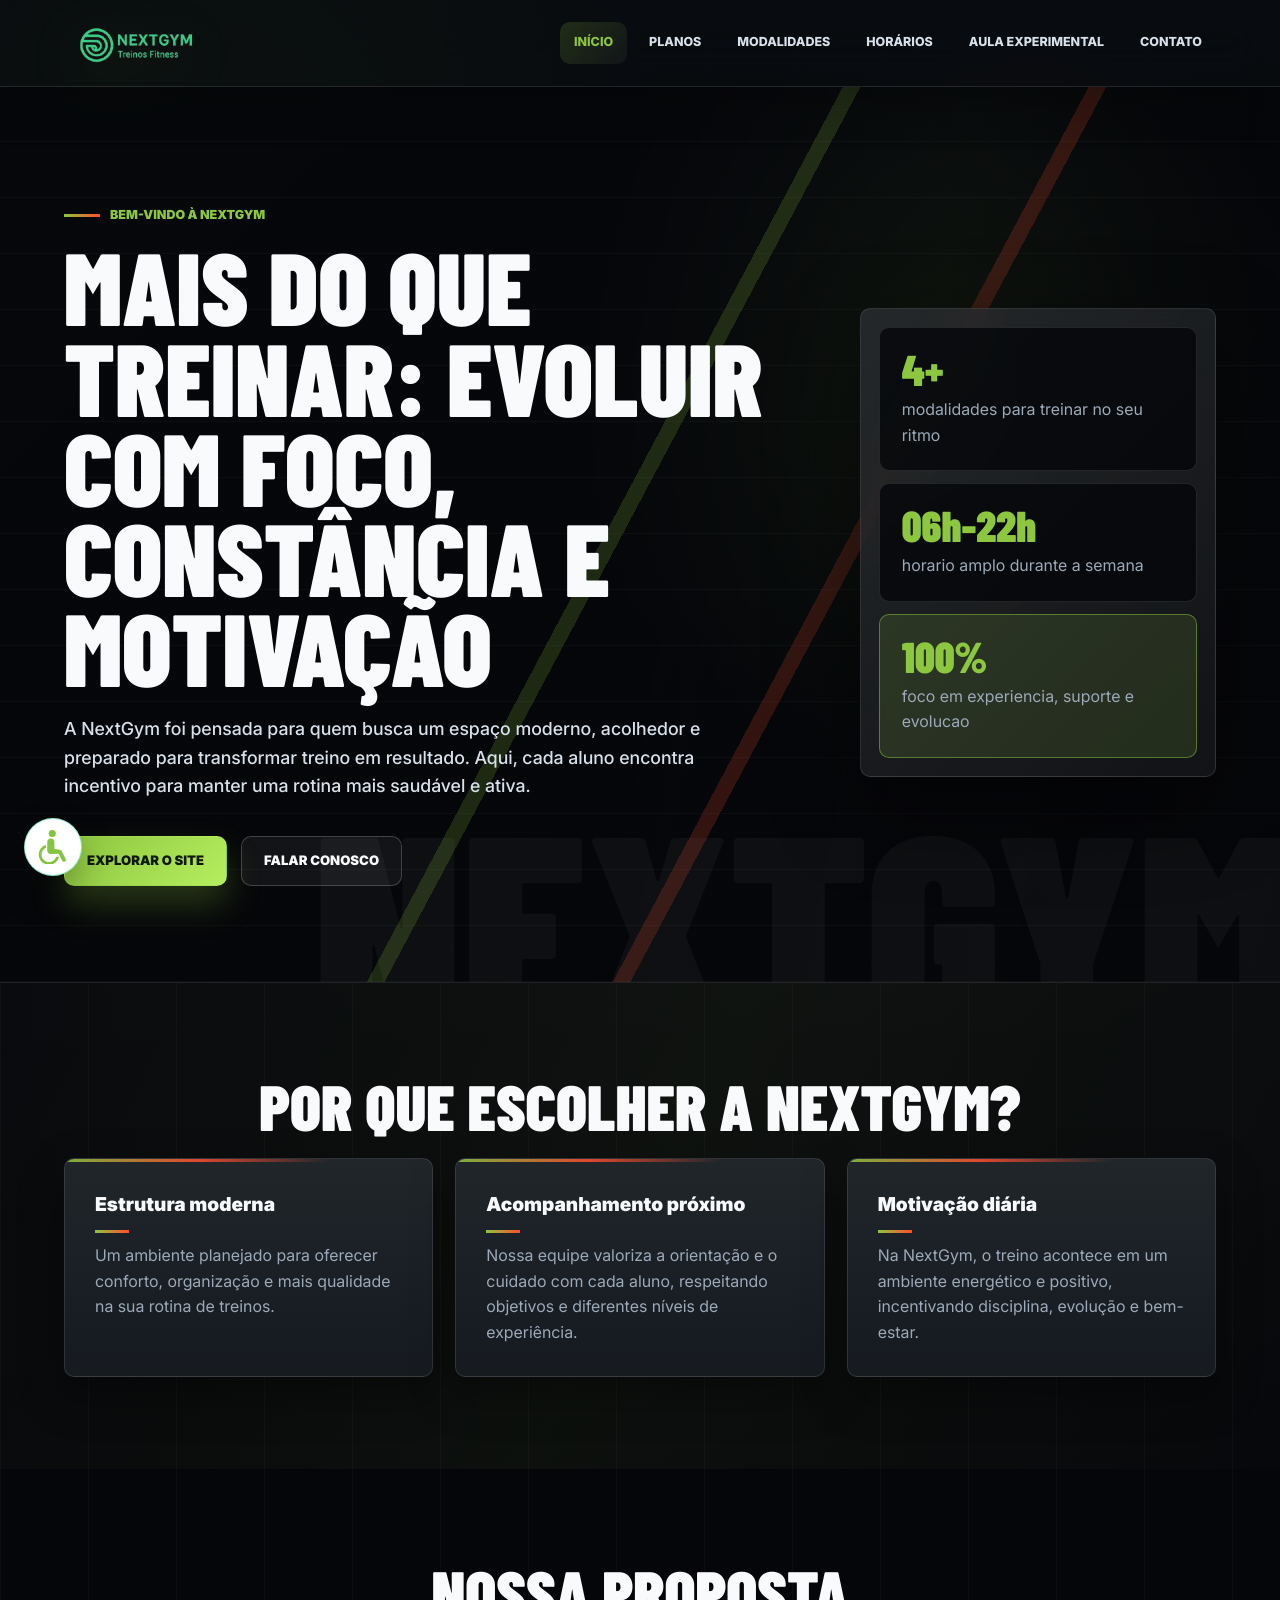
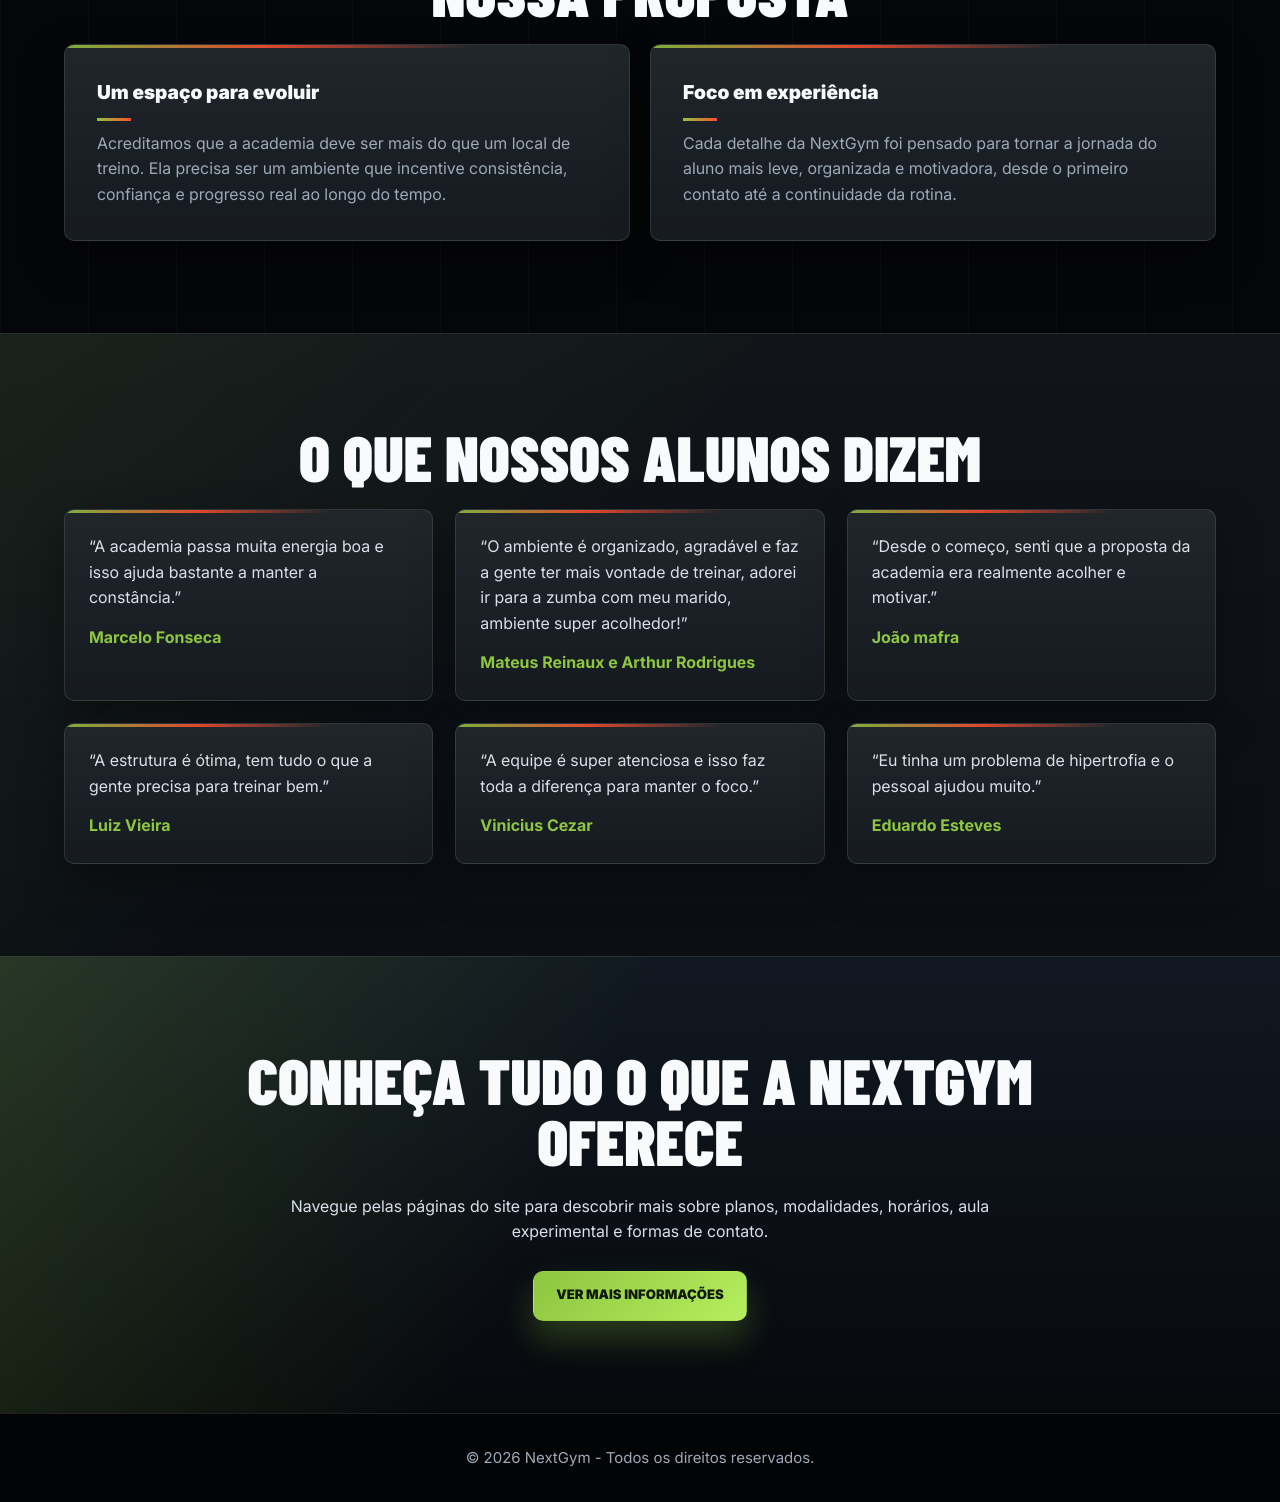
<file: index.html>
<!DOCTYPE html>
<html lang="pt-BR">
<head>
  <meta charset="UTF-8" />
  <meta name="viewport" content="width=device-width, initial-scale=1.0" />
  <title>NextGym | Início</title>
  <link rel="stylesheet" href="css/style.css" />
</head>
<body>
  <a class="skip-link" href="#conteudo">Pular para o conteudo principal</a>
  <header class="header">
    <div class="container nav">
      <h1 class="logo">
        <a href="index.html" aria-label="Ir para o início">
          <img src="img/logo-nextgym.png" alt="NextGym Treinos Fitness" />
        </a>
      </h1>

      <button class="menu-toggle" id="menuToggle" aria-label="Abrir menu" aria-controls="navMenu" aria-expanded="false">☰</button>

      <nav id="navMenu" aria-label="Menu principal">
        <ul class="nav-list">
          <li><a href="index.html">Início</a></li>
          <li><a href="planos.html">Planos</a></li>
          <li><a href="modalidades.html">Modalidades</a></li>
          <li><a href="horarios.html">Horários</a></li>
          <li><a href="aula.html">Aula Experimental</a></li>
          <li><a href="contato.html">Contato</a></li>
        </ul>
      </nav>
    </div>
  </header>

  <main id="conteudo">
    <section class="hero">
      <div class="container hero-content">
        <div>
          <p class="tag">Bem-vindo à NextGym</p>
          <h2>Mais do que treinar: evoluir com foco, constância e motivação</h2>
          <p class="hero-text">
            A NextGym foi pensada para quem busca um espaço moderno, acolhedor
            e preparado para transformar treino em resultado. Aqui, cada aluno
            encontra incentivo para manter uma rotina mais saudável e ativa.
          </p>
          <div class="hero-buttons">
            <a href="modalidades.html" class="btn primary">Explorar o site</a>
            <a href="contato.html" class="btn secondary">Falar conosco</a>
          </div>
        </div>
        <aside class="hero-panel" aria-label="Destaques da NextGym">
          <div class="metric-card">
            <span>4+</span>
            <p>modalidades para treinar no seu ritmo</p>
          </div>
          <div class="metric-card">
            <span>06h-22h</span>
            <p>horario amplo durante a semana</p>
          </div>
          <div class="metric-card accent">
            <span>100%</span>
            <p>foco em experiencia, suporte e evolucao</p>
          </div>
        </aside>
      </div>
    </section>

    <section class="benefits">
      <div class="container">
        <h2 class="section-title">Por que escolher a NextGym?</h2>
        <div class="cards">
          <article class="card">
            <h3>Estrutura moderna</h3>
            <p>
              Um ambiente planejado para oferecer conforto, organização
              e mais qualidade na sua rotina de treinos.
            </p>
          </article>

          <article class="card">
            <h3>Acompanhamento próximo</h3>
            <p>
              Nossa equipe valoriza a orientação e o cuidado com cada aluno,
              respeitando objetivos e diferentes níveis de experiência.
            </p>
          </article>

          <article class="card">
            <h3>Motivação diária</h3>
            <p>
              Na NextGym, o treino acontece em um ambiente energético e positivo,
              incentivando disciplina, evolução e bem-estar.
            </p>
          </article>
        </div>
      </div>
    </section>

    <section>
      <div class="container">
        <h2 class="section-title">Nossa proposta</h2>
        <div class="info-grid">
          <div class="highlight-box">
            <h3>Um espaço para evoluir</h3>
            <p>
              Acreditamos que a academia deve ser mais do que um local de treino.
              Ela precisa ser um ambiente que incentive consistência, confiança
              e progresso real ao longo do tempo.
            </p>
          </div>

          <div class="highlight-box">
            <h3>Foco em experiência</h3>
            <p>
              Cada detalhe da NextGym foi pensado para tornar a jornada do aluno
              mais leve, organizada e motivadora, desde o primeiro contato até a
              continuidade da rotina.
            </p>
          </div>
        </div>
      </div>
    </section>

    <section class="testimonials">
      <div class="container">
        <h2 class="section-title">O que nossos alunos dizem</h2>
        <div class="cards">
          <article class="testimonial-card">
            <p>
              “A academia passa muita energia boa e isso ajuda bastante a manter a constância.”
            </p>
            <strong>Marcelo Fonseca</strong>
          </article>

          <article class="testimonial-card">
            <p>
              “O ambiente é organizado, agradável e faz a gente ter mais vontade de treinar, adorei ir para a zumba com meu marido, ambiente super acolhedor!”
            </p>
            <strong>Mateus Reinaux e Arthur Rodrigues</strong>
          </article>

          <article class="testimonial-card">
            <p>
              “Desde o começo, senti que a proposta da academia era realmente acolher e motivar.”
            </p>
            <strong>João mafra</strong>
          </article>

          <article class="testimonial-card">
            <p>
              “A estrutura é ótima, tem tudo o que a gente precisa para treinar bem.”
            </p>
            <strong>Luiz Vieira</strong>
          </article>

          <article class="testimonial-card">
            <p>
              “A equipe é super atenciosa e isso faz toda a diferença para manter o foco.”
            </p>
            <strong>Vinicius Cezar</strong>
          </article>


          <article class="testimonial-card">
            <p>
              “Eu tinha um problema de hipertrofia e o pessoal ajudou muito.”
            </p>
            <strong>Eduardo Esteves</strong>
          </article>
        </div>
      </div>
    </section>

    <section class="cta-section">
      <div class="container">
        <h2 class="section-title">Conheça tudo o que a NextGym oferece</h2>
        <p>
          Navegue pelas páginas do site para descobrir mais sobre planos,
          modalidades, horários, aula experimental e formas de contato.
        </p>
        <a href="planos.html" class="btn primary">Ver mais informações</a>
      </div>
    </section>
  </main>

  <footer class="footer">
    <div class="container">
      <p>© 2026 NextGym - Todos os direitos reservados.</p>
    </div>
  </footer>

  <div vw class="enabled">
    <div vw-access-button class="active"></div>
    <div vw-plugin-wrapper>
      <div class="vw-plugin-top-wrapper"></div>
    </div>
  </div>
  <script src="https://vlibras.gov.br/app/vlibras-plugin.js"></script>
  <script>
    if (window.VLibras) {
      new window.VLibras.Widget("https://vlibras.gov.br/app");
    }
  </script>
  <script src="js/script.js"></script>
</body>
</html>
</file>
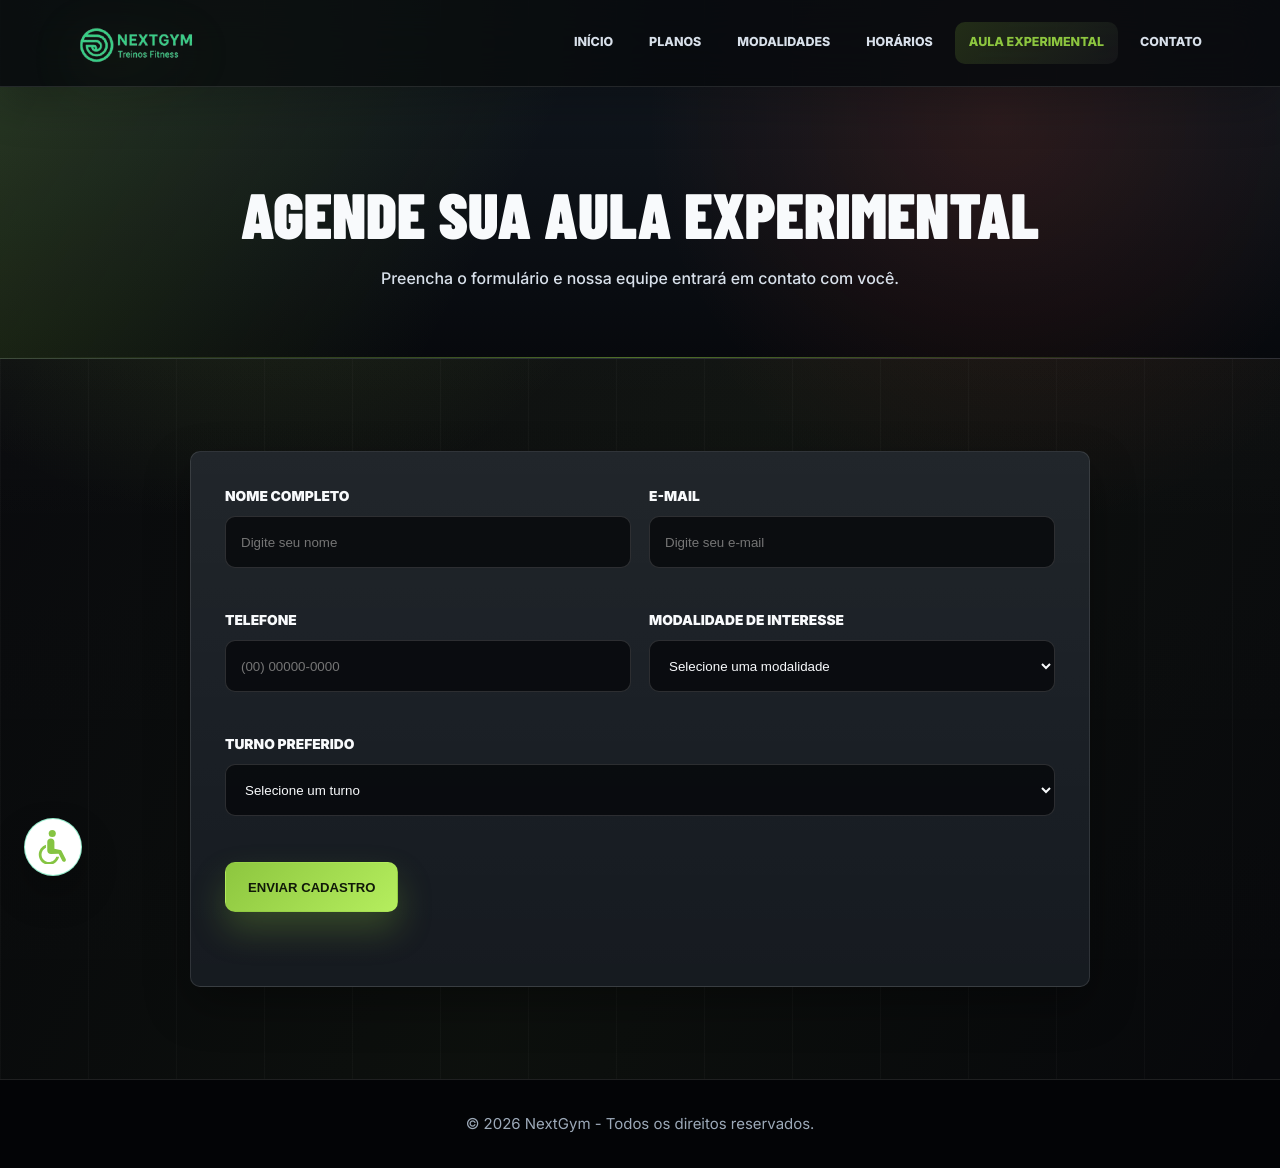
<file: aula.html>
<!DOCTYPE html>
<html lang="pt-BR">
<head>
  <meta charset="UTF-8" />
  <meta name="viewport" content="width=device-width, initial-scale=1.0" />
  <title>NextGym | Aula Experimental</title>
  <link rel="stylesheet" href="css/style.css" />
</head>
<body>
  <a class="skip-link" href="#conteudo">Pular para o conteudo principal</a>
  <header class="header">
    <div class="container nav">
      <h1 class="logo">
        <a href="index.html"><img src="img/logo-nextgym.png" alt="NextGym Treinos Fitness" /></a>
      </h1>
      <button class="menu-toggle" id="menuToggle" aria-label="Abrir menu" aria-controls="navMenu" aria-expanded="false">☰</button>
      <nav id="navMenu" aria-label="Menu principal">
        <ul class="nav-list">
          <li><a href="index.html">Início</a></li>
          <li><a href="planos.html">Planos</a></li>
          <li><a href="modalidades.html">Modalidades</a></li>
          <li><a href="horarios.html">Horários</a></li>
          <li><a href="aula.html">Aula Experimental</a></li>
          <li><a href="contato.html">Contato</a></li>
        </ul>
      </nav>
    </div>
  </header>

  <main id="conteudo">
    <section class="page-hero">
      <div class="container">
        <h2 class="section-title">Agende sua aula experimental</h2>
        <p>Preencha o formulário e nossa equipe entrará em contato com você.</p>
      </div>
    </section>

    <section class="trial">
      <div class="container">
        <form id="trialForm" novalidate>
          <div class="form-grid">
            <div class="form-group">
              <label for="name">Nome completo</label>
              <input type="text" id="name" name="name" placeholder="Digite seu nome" aria-describedby="nameError" aria-invalid="false" autocomplete="name" />
              <small class="error-message" id="nameError"></small>
            </div>

            <div class="form-group">
              <label for="email">E-mail</label>
              <input type="email" id="email" name="email" placeholder="Digite seu e-mail" aria-describedby="emailError" aria-invalid="false" autocomplete="email" />
              <small class="error-message" id="emailError"></small>
            </div>

            <div class="form-group">
              <label for="phone">Telefone</label>
              <input type="tel" id="phone" name="phone" placeholder="(00) 00000-0000" aria-describedby="phoneError" aria-invalid="false" autocomplete="tel" />
              <small class="error-message" id="phoneError"></small>
            </div>

            <div class="form-group">
              <label for="modality">Modalidade de interesse</label>
              <select id="modality" name="modality" aria-describedby="modalityError" aria-invalid="false">
                <option value="">Selecione uma modalidade</option>
                <option value="Musculação">Musculação</option>
                <option value="Funcional">Funcional</option>
                <option value="Spinning">Spinning</option>
                <option value="Zumba">Zumba</option>
              </select>
              <small class="error-message" id="modalityError"></small>
            </div>

            <div class="form-group">
              <label for="shift">Turno preferido</label>
              <select id="shift" name="shift" aria-describedby="shiftError" aria-invalid="false">
                <option value="">Selecione um turno</option>
                <option value="Manhã">Manhã</option>
                <option value="Tarde">Tarde</option>
                <option value="Noite">Noite</option>
              </select>
              <small class="error-message" id="shiftError"></small>
            </div>
          </div>

          <button type="submit" class="btn primary submit-btn" id="submitBtn">
            Enviar cadastro
          </button>

          <p class="form-status" id="formStatus" aria-live="assertive"></p>
        </form>
      </div>
    </section>
  </main>

  <footer class="footer">
    <div class="container">
      <p>© 2026 NextGym - Todos os direitos reservados.</p>
    </div>
  </footer>

  <div vw class="enabled">
    <div vw-access-button class="active"></div>
    <div vw-plugin-wrapper>
      <div class="vw-plugin-top-wrapper"></div>
    </div>
  </div>
  <script src="https://vlibras.gov.br/app/vlibras-plugin.js"></script>
  <script>
    if (window.VLibras) {
      new window.VLibras.Widget("https://vlibras.gov.br/app");
    }
  </script>
  <script src="js/script.js"></script>
</body>
</html>
</file>
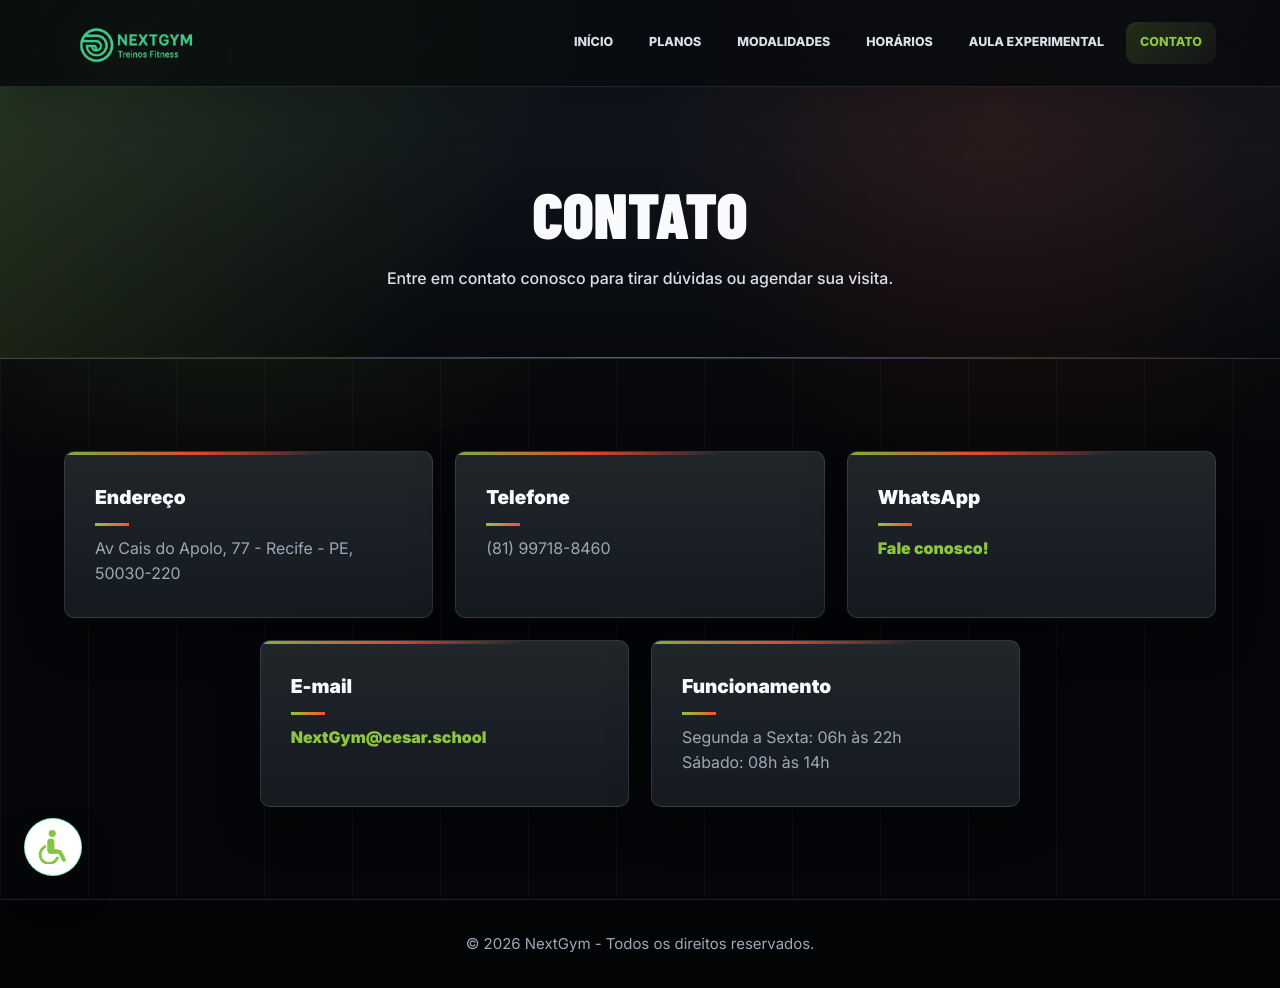
<file: contato.html>
<!DOCTYPE html>
<html lang="pt-BR">
<head>
  <meta charset="UTF-8" />
  <meta name="viewport" content="width=device-width, initial-scale=1.0" />
  <title>NextGym | Contato</title>
  <link rel="stylesheet" href="css/style.css" />
</head>
<body>
  <a class="skip-link" href="#conteudo">Pular para o conteudo principal</a>
  <header class="header">
    <div class="container nav">
      <h1 class="logo">
        <a href="index.html"><img src="img/logo-nextgym.png" alt="NextGym Treinos Fitness" /></a>
      </h1>
      <button class="menu-toggle" id="menuToggle" aria-label="Abrir menu" aria-controls="navMenu" aria-expanded="false">☰</button>
      <nav id="navMenu" aria-label="Menu principal">
        <ul class="nav-list">
          <li><a href="index.html">Início</a></li>
          <li><a href="planos.html">Planos</a></li>
          <li><a href="modalidades.html">Modalidades</a></li>
          <li><a href="horarios.html">Horários</a></li>
          <li><a href="aula.html">Aula Experimental</a></li>
          <li><a href="contato.html">Contato</a></li>
        </ul>
      </nav>
    </div>
  </header>

  <main id="conteudo">
    <section class="page-hero">
      <div class="container">
        <h2 class="section-title">Contato</h2>
        <p>Entre em contato conosco para tirar dúvidas ou agendar sua visita.</p>
      </div>
    </section>

    <section class="contact">
      <div class="container">
        <div class="cards">
          <article class="card">
            <h3>Endereço</h3>
            <p>Av Cais do Apolo, 77 - Recife - PE, 50030-220</p>
          </article>

          <article class="card">
            <h3>Telefone</h3>
            <p>(81) 99718-8460</p>
          </article>

          <article class="card">
            <h3>WhatsApp</h3>
            <p><a href="https://wa.me/5581997188460" target="_blank">Fale conosco!</a></p>
          </article>

          <article class="card">
            <h3>E-mail</h3>
            <p><a href="mailto:NextGym@cesar.school" target="_blank">NextGym@cesar.school</a></p>
          </article>
          <article class="card">
            <h3>Funcionamento</h3>
            <p>Segunda a Sexta: 06h às 22h<br>Sábado: 08h às 14h</p>
          </article>
        </div>
      </div>
    </section>
  </main>

  <footer class="footer">
    <div class="container">
      <p>© 2026 NextGym - Todos os direitos reservados.</p>
    </div>
  </footer>

  <div vw class="enabled">
    <div vw-access-button class="active"></div>
    <div vw-plugin-wrapper>
      <div class="vw-plugin-top-wrapper"></div>
    </div>
  </div>
  <script src="https://vlibras.gov.br/app/vlibras-plugin.js"></script>
  <script>
    if (window.VLibras) {
      new window.VLibras.Widget("https://vlibras.gov.br/app");
    }
  </script>
  <script src="js/script.js"></script>
</body>
</html>
</file>
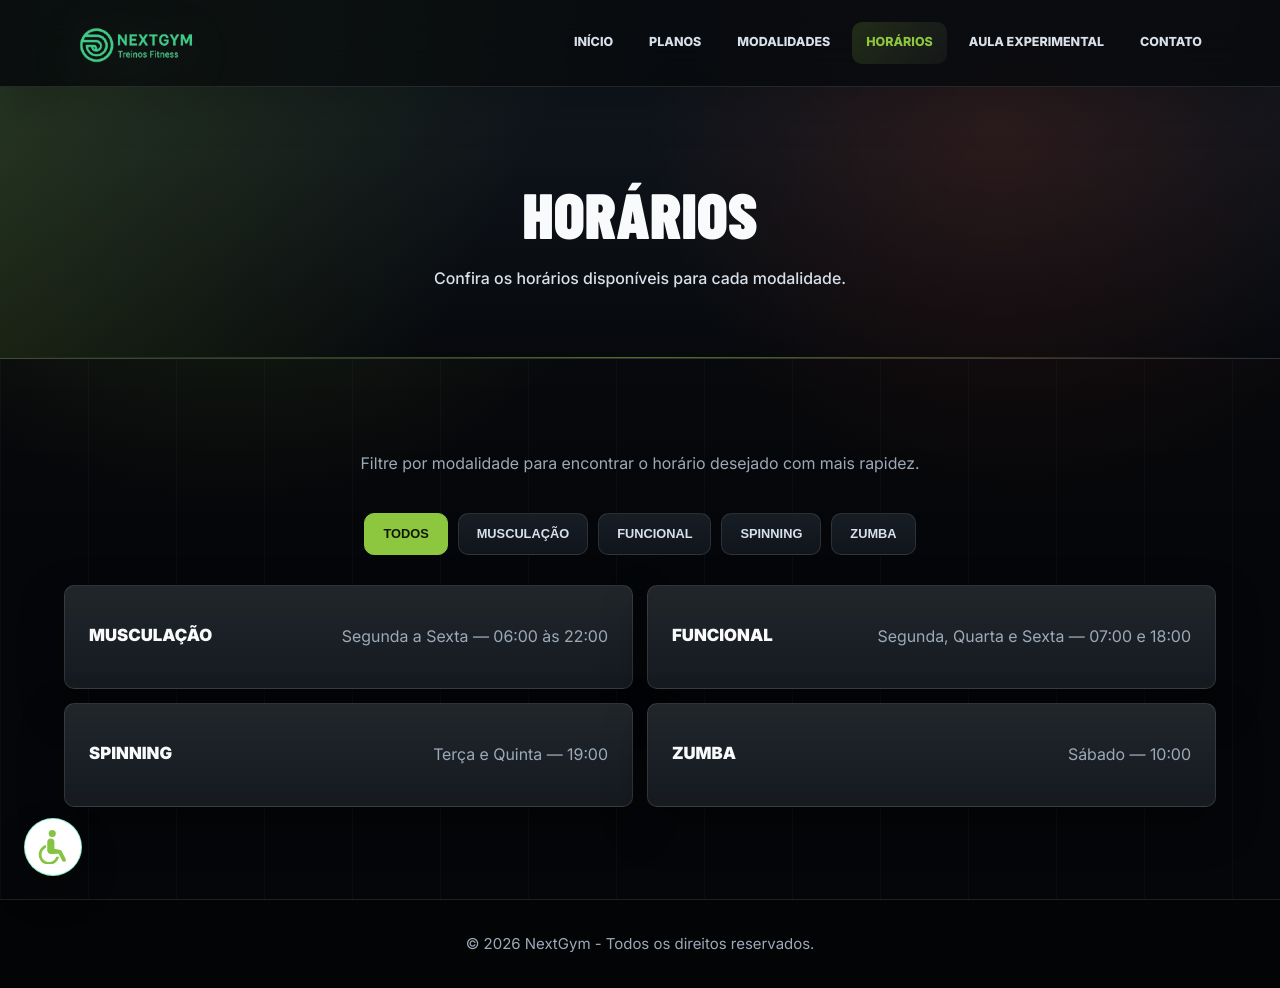
<file: horarios.html>
<!DOCTYPE html>
<html lang="pt-BR">
<head>
  <meta charset="UTF-8" />
  <meta name="viewport" content="width=device-width, initial-scale=1.0" />
  <title>NextGym | Horários</title>
  <link rel="stylesheet" href="css/style.css" />
</head>
<body>
  <a class="skip-link" href="#conteudo">Pular para o conteudo principal</a>
  <header class="header">
    <div class="container nav">
      <h1 class="logo">
        <a href="index.html"><img src="img/logo-nextgym.png" alt="NextGym Treinos Fitness" /></a>
      </h1>
      <button class="menu-toggle" id="menuToggle" aria-label="Abrir menu" aria-controls="navMenu" aria-expanded="false">☰</button>
      <nav id="navMenu" aria-label="Menu principal">
        <ul class="nav-list">
          <li><a href="index.html">Início</a></li>
          <li><a href="planos.html">Planos</a></li>
          <li><a href="modalidades.html">Modalidades</a></li>
          <li><a href="horarios.html">Horários</a></li>
          <li><a href="aula.html">Aula Experimental</a></li>
          <li><a href="contato.html">Contato</a></li>
        </ul>
      </nav>
    </div>
  </header>

  <main id="conteudo">
    <section class="page-hero">
      <div class="container">
        <h2 class="section-title">Horários</h2>
        <p>Confira os horários disponíveis para cada modalidade.</p>
      </div>
    </section>

    <section class="schedule">
      <div class="container">
        <p class="section-subtitle">
          Filtre por modalidade para encontrar o horário desejado com mais rapidez.
        </p>

        <div class="filters" role="group" aria-label="Filtrar horarios por modalidade">
          <button class="filter-btn active" data-filter="todos" aria-pressed="true">Todos</button>
          <button class="filter-btn" data-filter="musculacao" aria-pressed="false">Musculação</button>
          <button class="filter-btn" data-filter="funcional" aria-pressed="false">Funcional</button>
          <button class="filter-btn" data-filter="spinning" aria-pressed="false">Spinning</button>
          <button class="filter-btn" data-filter="zumba" aria-pressed="false">Zumba</button>
        </div>

        <div class="schedule-list" id="scheduleList">
          <div class="schedule-item" data-category="musculacao">
            <strong>Musculação</strong>
            <span>Segunda a Sexta — 06:00 às 22:00</span>
          </div>

          <div class="schedule-item" data-category="funcional">
            <strong>Funcional</strong>
            <span>Segunda, Quarta e Sexta — 07:00 e 18:00</span>
          </div>

          <div class="schedule-item" data-category="spinning">
            <strong>Spinning</strong>
            <span>Terça e Quinta — 19:00</span>
          </div>

          <div class="schedule-item" data-category="zumba">
            <strong>Zumba</strong>
            <span>Sábado — 10:00</span>
          </div>
        </div>

        <p class="empty-message hidden" id="emptyMessage">
          Nenhum horário encontrado para esse filtro.
        </p>
      </div>
    </section>
  </main>

  <footer class="footer">
    <div class="container">
      <p>© 2026 NextGym - Todos os direitos reservados.</p>
    </div>
  </footer>

  <div vw class="enabled">
    <div vw-access-button class="active"></div>
    <div vw-plugin-wrapper>
      <div class="vw-plugin-top-wrapper"></div>
    </div>
  </div>
  <script src="https://vlibras.gov.br/app/vlibras-plugin.js"></script>
  <script>
    if (window.VLibras) {
      new window.VLibras.Widget("https://vlibras.gov.br/app");
    }
  </script>
  <script src="js/script.js"></script>
</body>
</html>
</file>
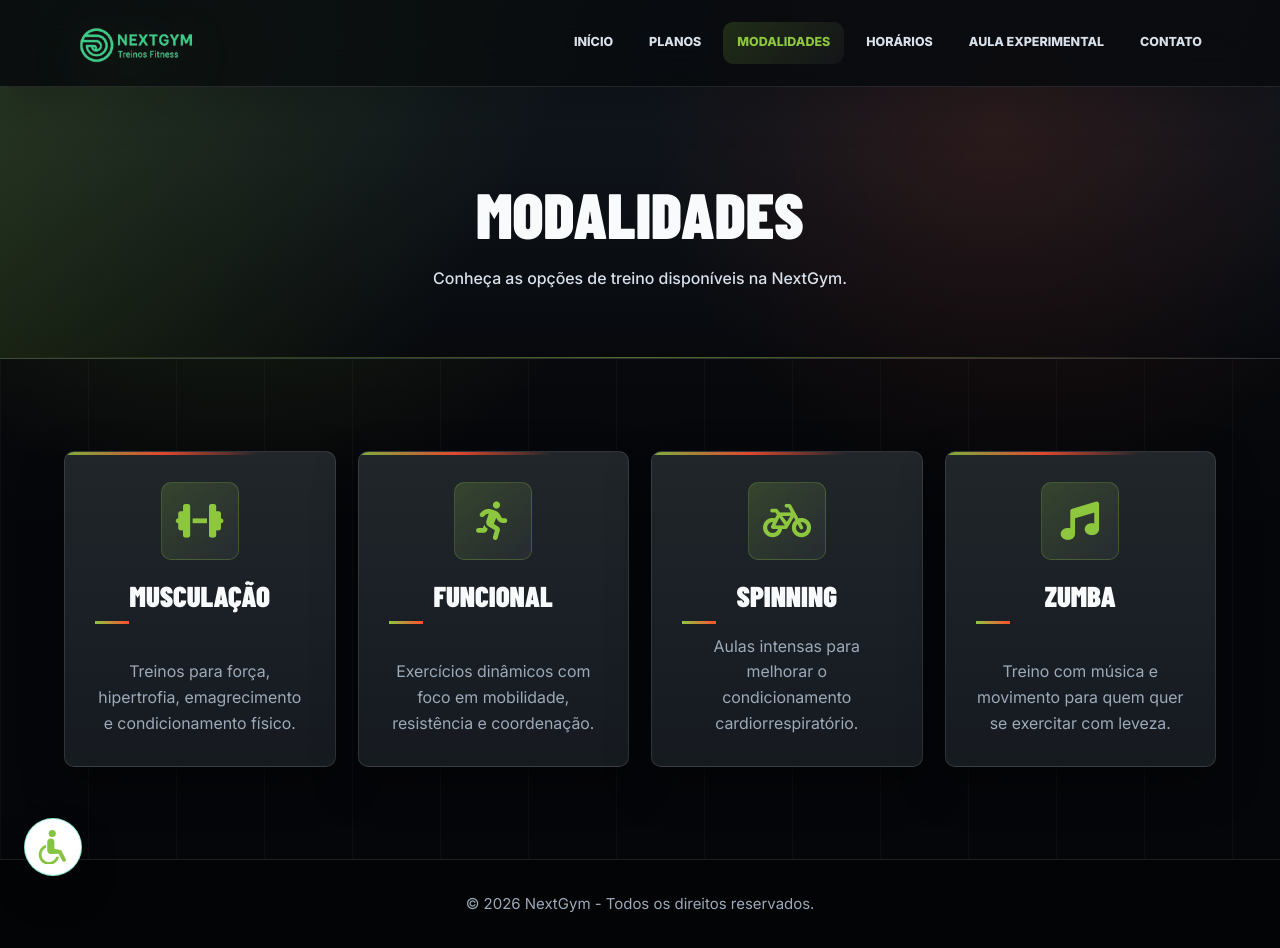
<file: modalidades.html>
<!DOCTYPE html>
<html lang="pt-BR">
<head>
  <meta charset="UTF-8" />
  <meta name="viewport" content="width=device-width, initial-scale=1.0" />
  <title>NextGym | Modalidades</title>
  <link rel="stylesheet" href="https://cdnjs.cloudflare.com/ajax/libs/font-awesome/6.5.2/css/all.min.css" />
  <link rel="stylesheet" href="css/style.css" />
</head>
<body>
  <a class="skip-link" href="#conteudo">Pular para o conteudo principal</a>
  <header class="header">
    <div class="container nav">
      <h1 class="logo">
        <a href="index.html"><img src="img/logo-nextgym.png" alt="NextGym Treinos Fitness" /></a>
      </h1>
      <button class="menu-toggle" id="menuToggle" aria-label="Abrir menu" aria-controls="navMenu" aria-expanded="false">☰</button>
      <nav id="navMenu" aria-label="Menu principal">
        <ul class="nav-list">
          <li><a href="index.html">Início</a></li>
          <li><a href="planos.html">Planos</a></li>
          <li><a href="modalidades.html">Modalidades</a></li>
          <li><a href="horarios.html">Horários</a></li>
          <li><a href="aula.html">Aula Experimental</a></li>
          <li><a href="contato.html">Contato</a></li>
        </ul>
      </nav>
    </div>
  </header>

  <main id="conteudo">
    <section class="page-hero">
      <div class="container">
        <h2 class="section-title">Modalidades</h2>
        <p>Conheça as opções de treino disponíveis na NextGym.</p>
      </div>
    </section>

   <section class="modalities">
  <div class="container">
    <div class="cards">
      <article class="card modality-card">
        <i class="fa-solid fa-dumbbell modality-fa-icon" aria-hidden="true"></i>
        <h3>Musculação</h3>
        <p>Treinos para força, hipertrofia, emagrecimento e condicionamento físico.</p>
      </article>

      <article class="card modality-card">
        <i class="fa-solid fa-person-running modality-fa-icon" aria-hidden="true"></i>
        <h3>Funcional</h3>
        <p>Exercícios dinâmicos com foco em mobilidade, resistência e coordenação.</p>
      </article>

      <article class="card modality-card">
        <i class="fa-solid fa-bicycle modality-fa-icon" aria-hidden="true"></i>
        <h3>Spinning</h3>
        <p>Aulas intensas para melhorar o condicionamento cardiorrespiratório.</p>
      </article>

      <article class="card modality-card">
        <i class="fa-solid fa-music modality-fa-icon" aria-hidden="true"></i>
        <h3>Zumba</h3>
        <p>Treino com música e movimento para quem quer se exercitar com leveza.</p>
      </article>
    </div>
  </div>
</section>
  </main>

  <footer class="footer">
    <div class="container">
      <p>© 2026 NextGym - Todos os direitos reservados.</p>
    </div>
  </footer>

  <div vw class="enabled">
    <div vw-access-button class="active"></div>
    <div vw-plugin-wrapper>
      <div class="vw-plugin-top-wrapper"></div>
    </div>
  </div>
  <script src="https://vlibras.gov.br/app/vlibras-plugin.js"></script>
  <script>
    if (window.VLibras) {
      new window.VLibras.Widget("https://vlibras.gov.br/app");
    }
  </script>
  <script src="js/script.js"></script>
</body>
</html>
</file>
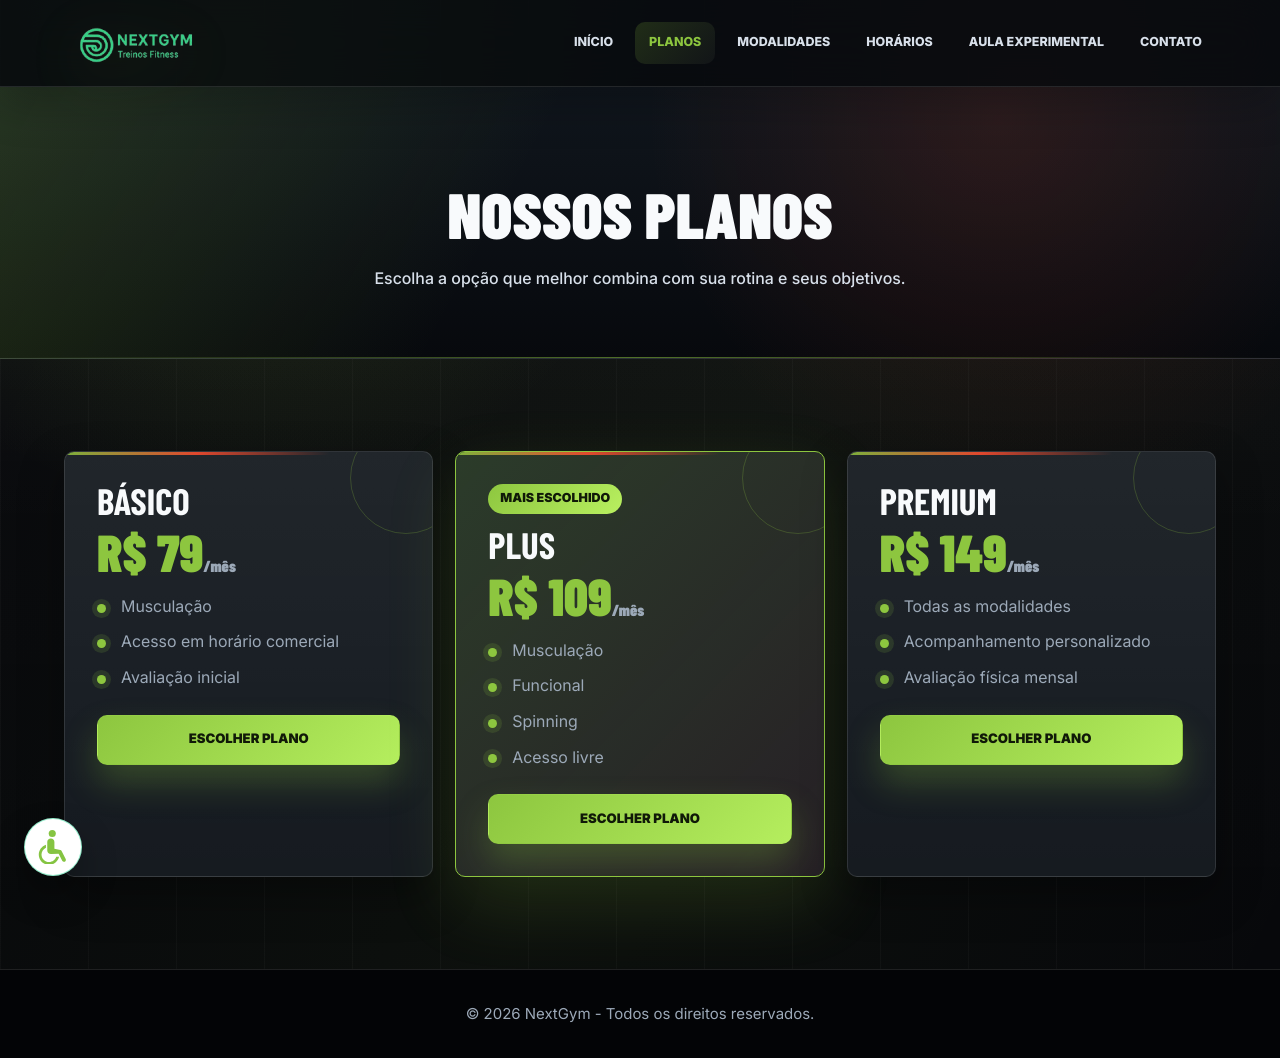
<file: planos.html>
<!DOCTYPE html>
<html lang="pt-BR">
<head>
  <meta charset="UTF-8" />
  <meta name="viewport" content="width=device-width, initial-scale=1.0" />
  <title>NextGym | Planos</title>
  <link rel="stylesheet" href="css/style.css" />
</head>
<body>
  <a class="skip-link" href="#conteudo">Pular para o conteudo principal</a>
  <header class="header">
    <div class="container nav">
      <h1 class="logo">
        <a href="index.html"><img src="img/logo-nextgym.png" alt="NextGym Treinos Fitness" /></a>
      </h1>
      <button class="menu-toggle" id="menuToggle" aria-label="Abrir menu" aria-controls="navMenu" aria-expanded="false">☰</button>
      <nav id="navMenu" aria-label="Menu principal">
        <ul class="nav-list">
          <li><a href="index.html">Início</a></li>
          <li><a href="planos.html">Planos</a></li>
          <li><a href="modalidades.html">Modalidades</a></li>
          <li><a href="horarios.html">Horários</a></li>
          <li><a href="aula.html">Aula Experimental</a></li>
          <li><a href="contato.html">Contato</a></li>
        </ul>
      </nav>
    </div>
  </header>

  <main id="conteudo">
    <section class="page-hero">
      <div class="container">
        <h2 class="section-title">Nossos Planos</h2>
        <p>Escolha a opção que melhor combina com sua rotina e seus objetivos.</p>
      </div>
    </section>

    <section class="plans">
      <div class="container">
        <div class="cards">
          <article class="plan-card">
            <h3>Básico</h3>
            <p class="price">R$ 79<span>/mês</span></p>
            <ul>
              <li>Musculação</li>
              <li>Acesso em horário comercial</li>
              <li>Avaliação inicial</li>
            </ul>
            <a href="aula.html" class="btn primary">Escolher plano</a>
          </article>

          <article class="plan-card featured">
            <span class="badge">Mais escolhido</span>
            <h3>Plus</h3>
            <p class="price">R$ 109<span>/mês</span></p>
            <ul>
              <li>Musculação</li>
              <li>Funcional</li>
              <li>Spinning</li>
              <li>Acesso livre</li>
            </ul>
            <a href="aula.html" class="btn primary">Escolher plano</a>
          </article>

          <article class="plan-card">
            <h3>Premium</h3>
            <p class="price">R$ 149<span>/mês</span></p>
            <ul>
              <li>Todas as modalidades</li>
              <li>Acompanhamento personalizado</li>
              <li>Avaliação física mensal</li>
            </ul>
            <a href="aula.html" class="btn primary">Escolher plano</a>
          </article>
        </div>
      </div>
    </section>
  </main>

  <footer class="footer">
    <div class="container">
      <p>© 2026 NextGym - Todos os direitos reservados.</p>
    </div>
  </footer>

  <div vw class="enabled">
    <div vw-access-button class="active"></div>
    <div vw-plugin-wrapper>
      <div class="vw-plugin-top-wrapper"></div>
    </div>
  </div>
  <script src="https://vlibras.gov.br/app/vlibras-plugin.js"></script>
  <script>
    if (window.VLibras) {
      new window.VLibras.Widget("https://vlibras.gov.br/app");
    }
  </script>
  <script src="js/script.js"></script>
</body>
</html>
</file>
<file: css/style.css>
@import url("https://fonts.googleapis.com/css2?family=Barlow+Condensed:wght@600;700;800;900&family=Inter:wght@400;500;600;700;800;900&display=swap");

:root {
  --bg: #050609;
  --bg-soft: #0a0d11;
  --surface: #10151b;
  --surface-strong: #161d25;
  --surface-glass: rgba(8, 11, 15, 0.82);
  --line: rgba(255, 255, 255, 0.11);
  --line-strong: rgba(141, 198, 63, 0.5);
  --text: #f8fafc;
  --muted: #9ca9b8;
  --muted-strong: #d8e0ea;
  --brand: #8dc63f;
  --brand-dark: #101908;
  --brand-soft: rgba(141, 198, 63, 0.14);
  --brand-glow: rgba(141, 198, 63, 0.3);
  --accent: #ffb238;
  --accent-strong: #ff4d2e;
  --danger: #ff6677;
  --success: #a9ff67;
  --shadow: 0 30px 90px rgba(0, 0, 0, 0.48);
  --shadow-soft: 0 18px 44px rgba(0, 0, 0, 0.34);
  --radius: 10px;
}

* {
  margin: 0;
  padding: 0;
  box-sizing: border-box;
}

html {
  scroll-behavior: smooth;
}

html.large-text {
  font-size: 112.5%;
}

body {
  min-height: 100vh;
  font-family: "Inter", "Segoe UI", Arial, Helvetica, sans-serif;
  line-height: 1.6;
  background:
    radial-gradient(circle at 18% 6%, rgba(141, 198, 63, 0.18), transparent 28rem),
    radial-gradient(circle at 80% 12%, rgba(255, 77, 46, 0.1), transparent 24rem),
    linear-gradient(180deg, rgba(255, 255, 255, 0.035), transparent 34rem),
    repeating-linear-gradient(90deg, rgba(255, 255, 255, 0.026) 0 1px, transparent 1px 88px),
    var(--bg);
  color: var(--text);
  text-rendering: geometricPrecision;
}

::selection {
  background: var(--brand);
  color: var(--brand-dark);
}

body.high-contrast {
  background: #000000;
  color: #ffffff;
}

body.high-contrast .header,
body.high-contrast .footer,
body.high-contrast .card,
body.high-contrast .plan-card,
body.high-contrast .schedule-item,
body.high-contrast form,
body.high-contrast .highlight-box,
body.high-contrast .testimonial-card,
body.high-contrast .accessibility-panel,
body.high-contrast .page-hero,
body.high-contrast .hero,
body.high-contrast .cta-section {
  background: #000000;
  border-color: #ffffff;
}

body.high-contrast a,
body.high-contrast .tag,
body.high-contrast .price,
body.high-contrast .testimonial-card strong,
body.high-contrast .schedule-table th {
  color: #ffff00;
}

body.reduced-motion *,
body.reduced-motion *::before,
body.reduced-motion *::after {
  scroll-behavior: auto !important;
  transition: none !important;
  animation: none !important;
}

@media (prefers-reduced-motion: reduce) {
  *,
  *::before,
  *::after {
    scroll-behavior: auto !important;
    transition: none !important;
    animation: none !important;
  }
}

.container {
  width: min(1180px, 90%);
  margin: 0 auto;
}

.skip-link {
  position: absolute;
  left: 16px;
  top: -120px;
  z-index: 2000;
  background: var(--brand);
  color: var(--brand-dark);
  padding: 10px 14px;
  border-radius: var(--radius);
  font-weight: 800;
  text-decoration: none;
}

.skip-link:focus {
  top: 16px;
}

a:focus-visible,
button:focus-visible,
input:focus-visible,
select:focus-visible {
  outline: 3px solid var(--accent);
  outline-offset: 4px;
}

a {
  color: inherit;
}

.header {
  position: sticky;
  top: 0;
  z-index: 1000;
  background: var(--surface-glass);
  border-bottom: 1px solid var(--line);
  box-shadow: 0 18px 44px rgba(0, 0, 0, 0.22);
  backdrop-filter: blur(22px);
}

.nav {
  display: flex;
  justify-content: space-between;
  align-items: center;
  gap: 24px;
  min-height: 86px;
  padding: 10px 0;
  position: relative;
}

.logo {
  line-height: 0;
}

.logo a {
  display: inline-flex;
  align-items: center;
  text-decoration: none;
}

.logo img {
  width: auto;
  height: 66px;
  display: block;
  filter: drop-shadow(0 12px 28px rgba(141, 198, 63, 0.18));
}

.nav-list {
  display: flex;
  align-items: center;
  list-style: none;
  gap: 8px;
}

.nav-list a {
  display: inline-flex;
  align-items: center;
  min-height: 42px;
  padding: 0 14px;
  border-radius: var(--radius);
  color: var(--muted-strong);
  text-decoration: none;
  font-size: 0.78rem;
  font-weight: 800;
  text-transform: uppercase;
  letter-spacing: 0;
  transition: color 0.22s ease, background 0.22s ease, transform 0.22s ease;
}

.nav-list a:hover,
.nav-list a[aria-current="page"] {
  background: linear-gradient(135deg, rgba(141, 198, 63, 0.18), rgba(255, 255, 255, 0.04));
  color: var(--brand);
}

.nav-list a:hover {
  transform: translateY(-1px);
}

.menu-toggle {
  display: none;
  width: 46px;
  height: 46px;
  border: 1px solid var(--line);
  border-radius: var(--radius);
  background: linear-gradient(180deg, var(--surface-strong), var(--surface));
  color: var(--text);
  cursor: pointer;
  font-size: 1.55rem;
}

.hero {
  position: relative;
  overflow: hidden;
  min-height: calc(100vh - 86px);
  padding: 112px 0 96px;
  background:
    linear-gradient(100deg, rgba(5, 6, 9, 0.92) 0 44%, rgba(5, 6, 9, 0.68) 68%, rgba(5, 6, 9, 0.94)),
    radial-gradient(circle at 74% 34%, rgba(141, 198, 63, 0.26), transparent 24rem),
    linear-gradient(135deg, #111821, #07090d 56%, #050609);
  border-bottom: 1px solid var(--line);
}

.hero::before {
  content: "";
  position: absolute;
  inset: 0;
  pointer-events: none;
  background:
    linear-gradient(118deg, transparent 0 48%, rgba(141, 198, 63, 0.18) 48% 49%, transparent 49%),
    linear-gradient(118deg, transparent 0 62%, rgba(255, 77, 46, 0.18) 62% 63%, transparent 63%),
    repeating-linear-gradient(0deg, rgba(255, 255, 255, 0.028) 0 1px, transparent 1px 56px);
}

.hero::after {
  content: "NEXTGYM";
  position: absolute;
  right: -18px;
  bottom: -54px;
  color: rgba(255, 255, 255, 0.035);
  font-family: "Barlow Condensed", "Arial Narrow", sans-serif;
  font-size: clamp(8rem, 22vw, 20rem);
  font-weight: 900;
  line-height: 0.8;
  pointer-events: none;
}

.hero-content {
  position: relative;
  z-index: 1;
  display: grid;
  grid-template-columns: minmax(0, 1.35fr) minmax(280px, 0.65fr);
  gap: 56px;
  align-items: center;
}

.tag {
  display: inline-flex;
  align-items: center;
  gap: 10px;
  color: var(--brand);
  font-size: 0.78rem;
  font-weight: 900;
  letter-spacing: 0;
  margin-bottom: 16px;
  text-transform: uppercase;
}

.tag::before {
  content: "";
  width: 36px;
  height: 3px;
  background: linear-gradient(90deg, var(--brand), var(--accent-strong));
}

.hero h2 {
  max-width: 880px;
  margin-bottom: 24px;
  font-family: "Barlow Condensed", "Arial Narrow", sans-serif;
  font-size: clamp(3.2rem, 8vw, 7.1rem);
  font-weight: 900;
  line-height: 0.88;
  letter-spacing: 0;
  text-transform: uppercase;
}

.hero-text {
  max-width: 680px;
  margin-bottom: 34px;
  color: var(--muted-strong);
  font-size: 1.12rem;
  font-weight: 500;
}

.hero-buttons {
  display: flex;
  gap: 14px;
  flex-wrap: wrap;
}

.btn {
  display: inline-flex;
  align-items: center;
  justify-content: center;
  min-height: 50px;
  padding: 0 22px;
  border: 1px solid transparent;
  border-radius: var(--radius);
  text-decoration: none;
  font-weight: 900;
  text-transform: uppercase;
  font-size: 0.82rem;
  letter-spacing: 0;
  cursor: pointer;
  transition: transform 0.22s ease, box-shadow 0.22s ease, background 0.22s ease, border-color 0.22s ease, color 0.22s ease;
}

.btn:hover {
  transform: translateY(-2px);
}

.btn.primary {
  background: linear-gradient(135deg, var(--brand), #b5ee5e);
  color: var(--brand-dark);
  box-shadow: 0 18px 34px rgba(141, 198, 63, 0.26);
}

.btn.primary:hover {
  box-shadow: 0 22px 48px rgba(141, 198, 63, 0.34);
}

.btn.secondary {
  background: rgba(255, 255, 255, 0.055);
  color: var(--text);
  border-color: rgba(255, 255, 255, 0.2);
}

.btn.secondary:hover {
  background: rgba(255, 255, 255, 0.09);
  border-color: rgba(255, 255, 255, 0.32);
}

.hero-panel {
  display: grid;
  gap: 12px;
  padding: 18px;
  background:
    linear-gradient(135deg, rgba(255, 255, 255, 0.11), rgba(255, 255, 255, 0.035)),
    rgba(10, 13, 17, 0.72);
  border: 1px solid var(--line);
  border-radius: var(--radius);
  box-shadow: var(--shadow);
  backdrop-filter: blur(18px);
}

.metric-card {
  padding: 22px;
  background: rgba(5, 6, 9, 0.78);
  border: 1px solid var(--line);
  border-radius: var(--radius);
}

.metric-card span {
  display: block;
  color: var(--brand);
  font-family: "Barlow Condensed", "Arial Narrow", sans-serif;
  font-size: 2.7rem;
  font-weight: 900;
  line-height: 0.9;
  letter-spacing: 0;
  margin-bottom: 8px;
}

.metric-card p {
  color: var(--muted);
}

.metric-card.accent {
  border-color: var(--line-strong);
  background: var(--brand-soft);
}

section {
  padding: 92px 0;
}

.benefits,
.plans,
.modalities,
.schedule,
.trial,
.contact {
  position: relative;
}

.benefits,
.plans,
.trial {
  background:
    linear-gradient(180deg, rgba(255, 255, 255, 0.018), rgba(255, 255, 255, 0.006)),
    linear-gradient(115deg, transparent, rgba(141, 198, 63, 0.045), transparent);
}

.section-title {
  max-width: 860px;
  margin: 0 auto 22px;
  text-align: center;
  font-family: "Barlow Condensed", "Arial Narrow", sans-serif;
  font-size: clamp(2.45rem, 5vw, 4.1rem);
  font-weight: 900;
  line-height: 0.96;
  letter-spacing: 0;
  text-transform: uppercase;
}

.section-subtitle {
  max-width: 740px;
  margin: 0 auto 36px;
  text-align: center;
  color: var(--muted);
}

.cards {
  display: grid;
  grid-template-columns: repeat(3, minmax(0, 1fr));
  gap: 22px;
}

.modalities .cards {
  grid-template-columns: repeat(4, minmax(0, 1fr));
}

.testimonials .cards,
.benefits .cards,
.plans .cards {
  grid-template-columns: repeat(3, minmax(0, 1fr));
}

.contact .cards {
  grid-template-columns: repeat(6, minmax(0, 1fr));
}

.contact .card {
  grid-column: span 2;
}

.contact .card:nth-child(4) {
  grid-column: 2 / span 2;
}

.contact .card:nth-child(5) {
  grid-column: 4 / span 2;
}

.card,
.plan-card,
.schedule-item,
form,
.highlight-box,
.testimonial-card {
  position: relative;
  overflow: hidden;
  background:
    linear-gradient(180deg, rgba(255, 255, 255, 0.07), rgba(255, 255, 255, 0.025)),
    var(--surface);
  border: 1px solid var(--line);
  border-radius: var(--radius);
  box-shadow: var(--shadow-soft);
}

.card::before,
.plan-card::before,
.highlight-box::before,
.testimonial-card::before {
  content: "";
  position: absolute;
  top: 0;
  left: 0;
  right: 0;
  height: 3px;
  background: linear-gradient(90deg, var(--brand), var(--accent-strong), transparent 72%);
  opacity: 0.86;
}

.card {
  padding: 30px;
  transition: transform 0.24s ease, border-color 0.24s ease, background 0.24s ease;
}

.card:hover,
.plan-card:hover,
.highlight-box:hover,
.testimonial-card:hover {
  transform: translateY(-6px);
  border-color: rgba(141, 198, 63, 0.42);
}

.card h3,
.highlight-box h3,
.testimonial-card h3 {
  margin-bottom: 10px;
  color: var(--text);
  font-size: 1.2rem;
  font-weight: 900;
}

.card h3::after,
.highlight-box h3::after {
  content: "";
  display: block;
  width: 34px;
  height: 3px;
  margin-top: 10px;
  background: linear-gradient(90deg, var(--brand), var(--accent-strong));
}

.card p,
.highlight-box p,
.testimonial-card p,
.plan-card li {
  color: var(--muted);
}

.card a {
  color: var(--brand);
  font-weight: 900;
  text-decoration: none;
}

.card a:hover {
  text-decoration: underline;
  text-underline-offset: 4px;
}

.plans .cards {
  align-items: stretch;
}

.plan-card {
  padding: 32px;
  transition: transform 0.24s ease, border-color 0.24s ease;
}

.plan-card::after {
  content: "";
  position: absolute;
  right: -30px;
  top: -30px;
  width: 110px;
  height: 110px;
  border: 1px solid rgba(141, 198, 63, 0.24);
  border-radius: 50%;
}

.plan-card h3 {
  margin-bottom: 10px;
  font-family: "Barlow Condensed", "Arial Narrow", sans-serif;
  font-size: 2.3rem;
  line-height: 0.95;
  text-transform: uppercase;
}

.plan-card .btn {
  width: 100%;
}

.price {
  margin-bottom: 18px;
  color: var(--brand);
  font-family: "Barlow Condensed", "Arial Narrow", sans-serif;
  font-size: 3.25rem;
  font-weight: 900;
  letter-spacing: 0;
  line-height: 0.9;
}

.price span {
  font-size: 1rem;
  color: var(--muted);
}

.plan-card ul {
  list-style: none;
  margin-bottom: 24px;
}

.plan-card li {
  position: relative;
  margin-bottom: 10px;
  padding-left: 24px;
}

.plan-card li::before {
  content: "";
  position: absolute;
  left: 0;
  top: 0.62em;
  width: 9px;
  height: 9px;
  border-radius: 50%;
  background: var(--brand);
  box-shadow: 0 0 0 5px var(--brand-soft);
}

.featured {
  border-color: var(--brand);
  background:
    linear-gradient(135deg, rgba(141, 198, 63, 0.18), rgba(255, 77, 46, 0.07)),
    var(--surface-strong);
  box-shadow: 0 26px 70px rgba(141, 198, 63, 0.16);
}

.badge {
  display: inline-flex;
  align-items: center;
  min-height: 30px;
  padding: 0 12px;
  margin-bottom: 14px;
  border-radius: 999px;
  background: linear-gradient(135deg, var(--brand), #b9f060);
  color: var(--brand-dark);
  font-size: 0.78rem;
  font-weight: 900;
  text-transform: uppercase;
}

.filters {
  display: flex;
  gap: 10px;
  flex-wrap: wrap;
  justify-content: center;
  margin-bottom: 30px;
}

.filter-btn {
  min-height: 42px;
  padding: 0 18px;
  border-radius: var(--radius);
  border: 1px solid var(--line);
  background: linear-gradient(180deg, var(--surface-strong), var(--surface));
  color: var(--muted-strong);
  cursor: pointer;
  font-weight: 900;
  text-transform: uppercase;
  font-size: 0.8rem;
  transition: 0.22s ease;
}

.filter-btn.active,
.filter-btn:hover {
  background: var(--brand);
  color: var(--brand-dark);
  border-color: var(--brand);
}

.schedule-list {
  display: grid;
  grid-template-columns: repeat(2, minmax(0, 1fr));
  gap: 14px;
}

.schedule-item {
  padding: 22px 24px;
  display: flex;
  min-height: 104px;
  justify-content: space-between;
  align-items: center;
  gap: 20px;
  flex-wrap: wrap;
  transition: transform 0.22s ease, border-color 0.22s ease;
}

.schedule-item:hover {
  transform: translateY(-4px);
  border-color: rgba(141, 198, 63, 0.38);
}

.schedule-item strong {
  color: var(--text);
  font-size: 1.05rem;
  font-weight: 900;
  text-transform: uppercase;
}

.schedule-item span {
  color: var(--muted);
}

.empty-message {
  margin-top: 20px;
  color: var(--danger);
  font-weight: 900;
  text-align: center;
}

.hidden {
  display: none;
}

form {
  max-width: 900px;
  margin: 0 auto;
  padding: 34px;
}

.form-grid {
  display: grid;
  grid-template-columns: repeat(2, 1fr);
  gap: 18px;
}

.trial .form-group:last-child {
  grid-column: 1 / -1;
}

.form-group {
  display: flex;
  flex-direction: column;
}

.form-group label {
  margin-bottom: 8px;
  color: var(--text);
  font-weight: 900;
  font-size: 0.86rem;
  text-transform: uppercase;
}

.form-group input,
.form-group select {
  min-height: 52px;
  padding: 0 15px;
  border-radius: var(--radius);
  border: 1px solid rgba(255, 255, 255, 0.14);
  background: rgba(5, 6, 9, 0.74);
  color: var(--text);
  outline: none;
  transition: border-color 0.2s ease, box-shadow 0.2s ease, background 0.2s ease;
}

.form-group input:focus,
.form-group select:focus {
  border-color: var(--brand);
  box-shadow: 0 0 0 4px var(--brand-soft);
  background: #090d12;
}

.error {
  border-color: var(--danger) !important;
}

.error-message {
  min-height: 18px;
  margin-top: 6px;
  color: #ff9aa4;
  font-size: 0.9rem;
}

.submit-btn {
  margin-top: 22px;
}

.submit-btn:disabled {
  cursor: wait;
  opacity: 0.72;
  transform: none;
}

.form-status {
  min-height: 24px;
  margin-top: 16px;
  font-weight: 900;
}

.success {
  color: var(--success);
}

.failure {
  color: var(--danger);
}

.footer {
  background: #030406;
  padding: 32px 0;
  border-top: 1px solid var(--line);
  color: var(--muted);
  text-align: center;
}

.footer p {
  font-size: 0.94rem;
}

.page-hero {
  position: relative;
  overflow: hidden;
  padding: 96px 0 66px;
  background:
    linear-gradient(118deg, rgba(141, 198, 63, 0.18), transparent 40%),
    radial-gradient(circle at 78% 12%, rgba(255, 77, 46, 0.12), transparent 22rem),
    linear-gradient(180deg, #10161d, #07090d);
  border-bottom: 1px solid var(--line);
  text-align: center;
}

.page-hero::after {
  content: "";
  position: absolute;
  left: 0;
  right: 0;
  bottom: 0;
  height: 1px;
  background: linear-gradient(90deg, transparent, var(--brand), transparent);
  opacity: 0.55;
}

.page-hero p {
  max-width: 720px;
  margin: 10px auto 0;
  color: var(--muted-strong);
  font-weight: 500;
}

.info-grid {
  display: grid;
  grid-template-columns: repeat(2, 1fr);
  gap: 20px;
}

.highlight-box {
  padding: 32px;
  transition: transform 0.24s ease, border-color 0.24s ease;
}

.testimonials {
  background:
    linear-gradient(135deg, rgba(141, 198, 63, 0.075), transparent 42%),
    linear-gradient(180deg, rgba(255, 255, 255, 0.035), rgba(255, 255, 255, 0.012)),
    #080c11;
  border-block: 1px solid var(--line);
}

.testimonial-card {
  padding: 24px;
  transition: transform 0.24s ease, border-color 0.24s ease;
}

.testimonial-card p {
  margin-bottom: 14px;
  color: var(--muted-strong);
}

.testimonial-card strong {
  color: var(--brand);
}

.table-wrapper {
  overflow-x: auto;
  border-radius: var(--radius);
  box-shadow: var(--shadow-soft);
}

.schedule-table {
  width: 100%;
  min-width: 680px;
  border-collapse: collapse;
  background: var(--surface);
  border: 1px solid var(--line);
  overflow: hidden;
}

.schedule-table th,
.schedule-table td {
  padding: 17px;
  border-bottom: 1px solid var(--line);
  text-align: left;
}

.schedule-table th {
  background: #0b1017;
  color: var(--brand);
}

.schedule-table td {
  color: var(--muted-strong);
}

.cta-section {
  text-align: center;
  background:
    linear-gradient(115deg, rgba(141, 198, 63, 0.18), transparent 44%),
    linear-gradient(180deg, #111821, #07090d);
}

.cta-section p {
  max-width: 720px;
  margin: 0 auto 26px;
  color: var(--muted-strong);
}

.modality-card {
  display: flex;
  min-height: 286px;
  flex-direction: column;
  align-items: center;
  justify-content: flex-start;
  text-align: center;
}

.modality-card .modality-fa-icon {
  display: flex !important;
  flex: 0 0 78px;
  align-items: center;
  justify-content: center;
  width: 78px;
  height: 78px;
  margin: 0 auto 22px;
  border-radius: var(--radius);
  background:
    linear-gradient(135deg, rgba(141, 198, 63, 0.2), rgba(255, 255, 255, 0.045));
  border: 1px solid rgba(141, 198, 63, 0.24);
  color: var(--brand);
  font-size: 2.4rem;
  line-height: 1;
  text-align: center;
  vertical-align: initial;
}

.modality-card .modality-fa-icon::before {
  display: block;
  width: auto;
  margin: auto;
  line-height: 1;
  text-align: center;
}

.modality-card h3 {
  width: 100%;
  font-family: "Barlow Condensed", "Arial Narrow", sans-serif;
  font-size: 1.8rem;
  line-height: 1;
  text-transform: uppercase;
}

.modality-card p {
  width: 100%;
  margin-top: auto;
}

.accessibility-panel {
  position: fixed;
  left: 24px;
  bottom: 96px;
  transform: translateY(12px);
  z-index: 1500;
  width: min(360px, calc(100vw - 48px));
  background: rgba(17, 24, 33, 0.96);
  border: 1px solid var(--line);
  border-radius: var(--radius);
  padding: 18px;
  box-shadow: var(--shadow);
  opacity: 0;
  pointer-events: none;
  backdrop-filter: blur(16px);
  transition: 0.25s ease;
}

.accessibility-panel.open {
  opacity: 1;
  pointer-events: auto;
  transform: translateY(0);
}

.accessibility-trigger {
  position: fixed;
  left: 24px;
  bottom: 24px;
  z-index: 1501;
  display: inline-flex;
  align-items: center;
  justify-content: center;
  width: 58px;
  height: 58px;
  padding: 0;
  border: 1px solid rgba(0, 208, 132, 0.42);
  border-radius: 50%;
  background: #ffffff;
  color: #07100c;
  cursor: pointer;
  box-shadow: 0 18px 36px rgba(0, 0, 0, 0.28);
  transition: transform 0.22s ease, border-color 0.22s ease, box-shadow 0.22s ease;
}

.accessibility-trigger:hover,
.accessibility-trigger[aria-expanded="true"] {
  transform: translateY(-2px);
  border-color: var(--brand);
  box-shadow: 0 20px 42px rgba(0, 208, 132, 0.24);
}

.accessibility-trigger img {
  width: 34px;
  height: 34px;
  display: block;
}

.accessibility-trigger-text {
  position: absolute;
  left: calc(100% + 10px);
  top: 50%;
  transform: translateY(-50%) translateX(-4px);
  min-height: 32px;
  padding: 0 12px;
  display: inline-flex;
  align-items: center;
  border-radius: var(--radius);
  background: #ffffff;
  color: #07100c;
  font-size: 0.82rem;
  font-weight: 900;
  white-space: nowrap;
  box-shadow: var(--shadow-soft);
  opacity: 0;
  pointer-events: none;
  transition: opacity 0.2s ease, transform 0.2s ease;
}

.accessibility-trigger:hover .accessibility-trigger-text,
.accessibility-trigger:focus-visible .accessibility-trigger-text {
  opacity: 1;
  transform: translateY(-50%) translateX(0);
}

.accessibility-panel-header {
  display: flex;
  justify-content: space-between;
  align-items: flex-start;
  gap: 16px;
  margin-bottom: 16px;
}

.accessibility-kicker {
  display: block;
  margin-bottom: 4px;
  color: var(--brand);
  font-size: 0.76rem;
  font-weight: 900;
  letter-spacing: 0.08em;
  text-transform: uppercase;
}

.accessibility-close {
  display: inline-flex;
  align-items: center;
  justify-content: center;
  flex: 0 0 auto;
  width: 36px;
  height: 36px;
  padding: 0;
  border: 1px solid var(--line);
  border-radius: 50%;
  background: #0b1017;
  color: var(--text);
  cursor: pointer;
  font-size: 1.28rem;
  line-height: 1;
}

.accessibility-panel h2 {
  font-size: 1.12rem;
}

.accessibility-panel .panel-actions {
  display: grid;
  grid-template-columns: 1fr;
  gap: 10px;
}

.accessibility-panel button {
  border: 1px solid var(--line);
  border-radius: var(--radius);
  background: rgba(7, 9, 13, 0.74);
  color: var(--text);
  cursor: pointer;
  padding: 12px 14px;
  text-align: left;
}

.accessibility-panel button[aria-pressed="true"] {
  background: var(--brand);
  color: var(--brand-dark);
  border-color: var(--brand);
}

.accessibility-panel button strong,
.accessibility-panel button span {
  display: block;
}

.accessibility-panel button span {
  margin-top: 2px;
  color: var(--muted);
  font-size: 0.88rem;
}

.accessibility-panel button[aria-pressed="true"] span {
  color: #143126;
}

.accessibility-note {
  margin-top: 12px;
  color: var(--muted);
  font-size: 0.92rem;
}

.checklist {
  display: grid;
  gap: 14px;
  margin-top: 22px;
}

.checklist article {
  background: var(--surface);
  border: 1px solid var(--line);
  border-radius: var(--radius);
  padding: 18px;
}

.checklist h3 {
  color: var(--brand);
  margin-bottom: 6px;
}

.evaluation-table td:first-child {
  font-weight: 900;
}

@media (max-width: 980px) {
  .hero-content {
    grid-template-columns: 1fr;
  }

  .hero-panel {
    grid-template-columns: repeat(3, 1fr);
  }
}

@media (max-width: 900px) {
  .cards,
  .form-grid {
    grid-template-columns: 1fr 1fr;
  }

  .modalities .cards,
  .testimonials .cards,
  .benefits .cards,
  .plans .cards,
  .contact .cards,
  .schedule-list {
    grid-template-columns: repeat(2, minmax(0, 1fr));
  }

  .contact .card,
  .contact .card:nth-child(4),
  .contact .card:nth-child(5) {
    grid-column: auto;
  }

  .contact .card:last-child {
    grid-column: 1 / -1;
  }

  .container {
    width: min(1180px, 92%);
  }
}

@media (max-width: 860px) {
  .menu-toggle {
    display: inline-flex;
    align-items: center;
    justify-content: center;
  }

  nav {
    position: absolute;
    top: calc(100% + 12px);
    left: 0;
    right: 0;
    display: none;
    width: 100%;
    padding: 12px;
    background: rgba(17, 24, 33, 0.98);
    border: 1px solid var(--line);
    border-radius: var(--radius);
    box-shadow: var(--shadow-soft);
  }

  nav.show {
    display: block;
  }

  .nav-list {
    flex-direction: column;
    align-items: stretch;
    gap: 6px;
  }

  .nav-list a {
    justify-content: center;
    min-height: 46px;
  }

  .hero {
    min-height: auto;
    padding: 82px 0 72px;
  }

  .hero::after {
    right: -8px;
    bottom: -28px;
    font-size: clamp(6rem, 28vw, 12rem);
  }

  .hero-panel {
    grid-template-columns: 1fr;
  }

  .cards {
    grid-template-columns: 1fr 1fr;
  }

  .modalities .cards,
  .testimonials .cards,
  .benefits .cards,
  .plans .cards,
  .contact .cards,
  .schedule-list {
    grid-template-columns: repeat(2, minmax(0, 1fr));
  }

  .form-grid {
    grid-template-columns: 1fr;
  }

  .trial .form-group:last-child {
    grid-column: auto;
  }

  .schedule-item {
    align-items: flex-start;
  }
}

@media (max-width: 700px) {
  .info-grid {
    grid-template-columns: 1fr;
  }
}

@media (max-width: 640px) {
  section {
    padding: 58px 0;
  }

  .container {
    width: min(1180px, 94%);
  }

  .cards,
  .form-grid {
    grid-template-columns: 1fr;
  }

  .modalities .cards,
  .testimonials .cards,
  .benefits .cards,
  .plans .cards,
  .contact .cards,
  .schedule-list {
    grid-template-columns: 1fr;
  }

  .contact .card,
  .contact .card:last-child,
  .contact .card:nth-child(4),
  .contact .card:nth-child(5) {
    grid-column: auto;
  }

  .logo {
    max-width: calc(100% - 72px);
  }

  .logo img {
    height: 54px;
  }

  .hero h2 {
    font-size: 2.35rem;
  }

  .hero-buttons {
    flex-direction: column;
    align-items: stretch;
  }

  .hero-buttons .btn,
  .submit-btn {
    width: 100%;
    text-align: center;
  }

  .filters {
    justify-content: flex-start;
    flex-wrap: nowrap;
    overflow-x: auto;
    padding-bottom: 6px;
    scrollbar-width: thin;
  }

  .filter-btn {
    white-space: nowrap;
  }

  .card,
  .plan-card,
  form,
  .highlight-box,
  .testimonial-card {
    padding: 22px;
  }

  .schedule-item {
    flex-direction: column;
  }

  .accessibility-trigger {
    left: 16px;
    bottom: 16px;
    width: 54px;
    height: 54px;
  }

  .accessibility-trigger img {
    width: 31px;
    height: 31px;
  }

  .accessibility-trigger-text {
    display: none;
  }

  .accessibility-panel {
    left: 16px;
    right: 16px;
    top: auto;
    bottom: 82px;
    width: auto;
    transform: translateY(12px);
  }

  .accessibility-panel.open {
    transform: translateY(0);
  }
}
</file>
